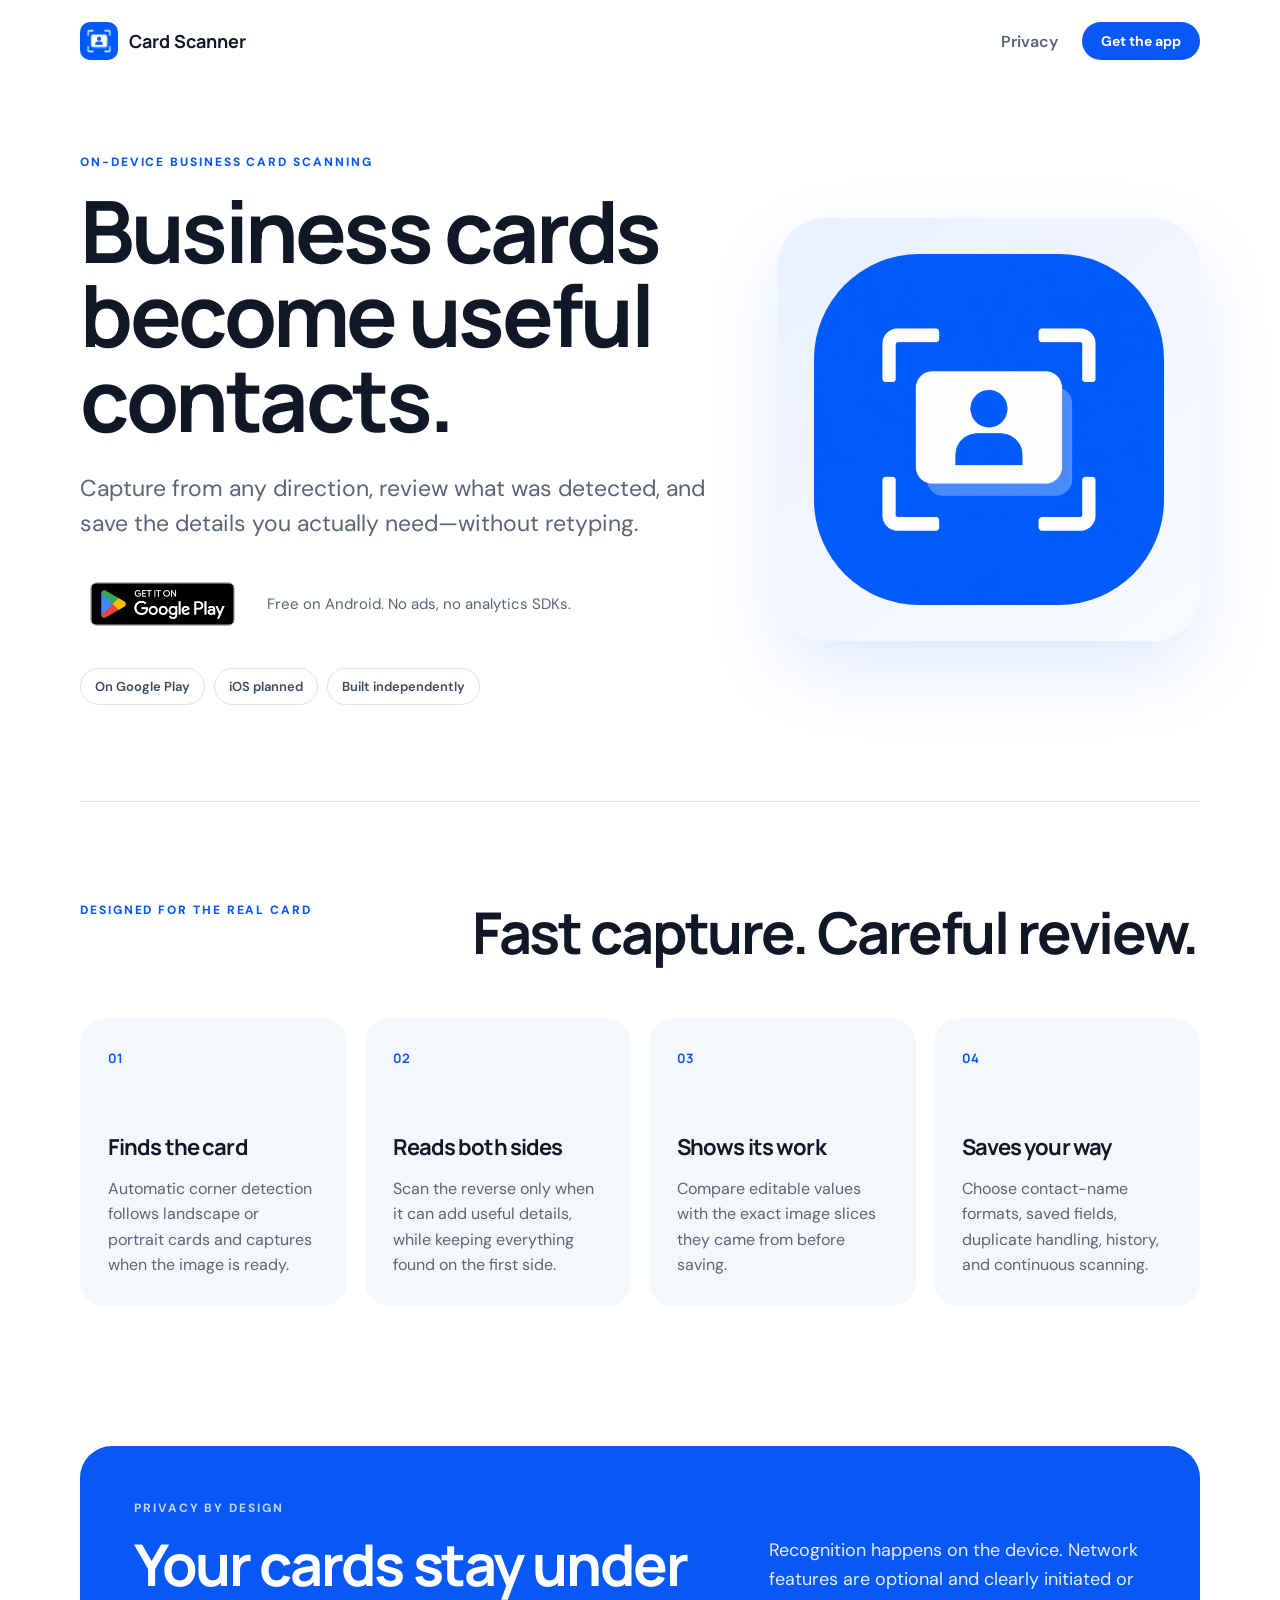
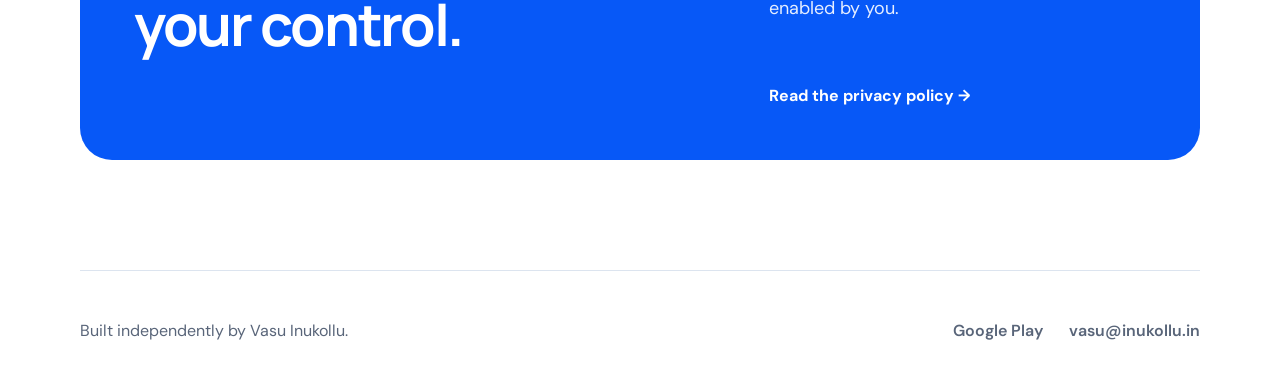
<file: index.html>
<!doctype html>
<html lang="en">
  <head>
    <meta charset="utf-8" />
    <meta name="viewport" content="width=device-width, initial-scale=1" />
    <title>Card Scanner — Business cards to useful contacts</title>
    <meta name="description" content="Scan business cards, review every detail, and save useful contacts without retyping." />
    <meta property="og:title" content="Card Scanner" />
    <meta property="og:description" content="Business cards to useful contacts, without the retyping." />
    <meta property="og:url" content="https://cardscanner.inukollu.in/" />
    <meta property="og:image" content="https://cardscanner.inukollu.in/assets/card-scanner-feature.png" />
    <meta name="theme-color" content="#0758f7" />
    <link rel="icon" href="assets/card-scanner-logo.png" />
    <link rel="stylesheet" href="styles.css" />
  </head>
  <body>
    <header class="nav shell">
      <a class="brand" href="./" aria-label="Card Scanner home">
        <img src="assets/card-scanner-logo.png" alt="" />
        <span>Card Scanner</span>
      </a>
      <nav class="nav-links">
        <a class="quiet-link" href="privacy/">Privacy</a>
        <a class="nav-cta" href="https://play.google.com/store/apps/details?id=in.inukollu.cardscanner">Get the app</a>
      </nav>
    </header>

    <main>
      <section class="hero shell">
        <div class="hero-copy">
          <p class="eyebrow">ON-DEVICE BUSINESS CARD SCANNING</p>
          <h1>Business cards become useful contacts.</h1>
          <p class="lede">Capture from any direction, review what was detected, and save the details you actually need—without retyping.</p>
          <div class="cta">
            <a class="store-badge" href="https://play.google.com/store/apps/details?id=in.inukollu.cardscanner">
              <img src="assets/google-play-badge.png" alt="Get it on Google Play" />
            </a>
            <p class="cta-note">Free on Android. No ads, no analytics SDKs.</p>
          </div>
          <div class="badges" aria-label="Availability">
            <span>On Google Play</span><span>iOS planned</span><span>Built independently</span>
          </div>
        </div>
        <div class="hero-mark" aria-hidden="true">
          <img src="assets/card-scanner-logo.png" alt="" />
        </div>
      </section>

      <section class="features shell" aria-labelledby="features-title">
        <div class="section-heading">
          <p class="eyebrow">DESIGNED FOR THE REAL CARD</p>
          <h2 id="features-title">Fast capture. Careful review.</h2>
        </div>
        <div class="feature-grid">
          <article><span>01</span><h3>Finds the card</h3><p>Automatic corner detection follows landscape or portrait cards and captures when the image is ready.</p></article>
          <article><span>02</span><h3>Reads both sides</h3><p>Scan the reverse only when it can add useful details, while keeping everything found on the first side.</p></article>
          <article><span>03</span><h3>Shows its work</h3><p>Compare editable values with the exact image slices they came from before saving.</p></article>
          <article><span>04</span><h3>Saves your way</h3><p>Choose contact-name formats, saved fields, duplicate handling, history, and continuous scanning.</p></article>
        </div>
      </section>

      <section class="privacy-callout shell">
        <div><p class="eyebrow">PRIVACY BY DESIGN</p><h2>Your cards stay under your control.</h2></div>
        <p>Recognition happens on the device. Network features are optional and clearly initiated or enabled by you.</p>
        <a href="privacy/">Read the privacy policy <span aria-hidden="true">→</span></a>
      </section>
    </main>

    <footer class="shell">
      <p>Built independently by Vasu Inukollu.</p>
      <div class="footer-links">
        <a href="https://play.google.com/store/apps/details?id=in.inukollu.cardscanner">Google Play</a>
        <a href="mailto:vasu@inukollu.in">vasu@inukollu.in</a>
      </div>
    </footer>
  </body>
</html>
</file>
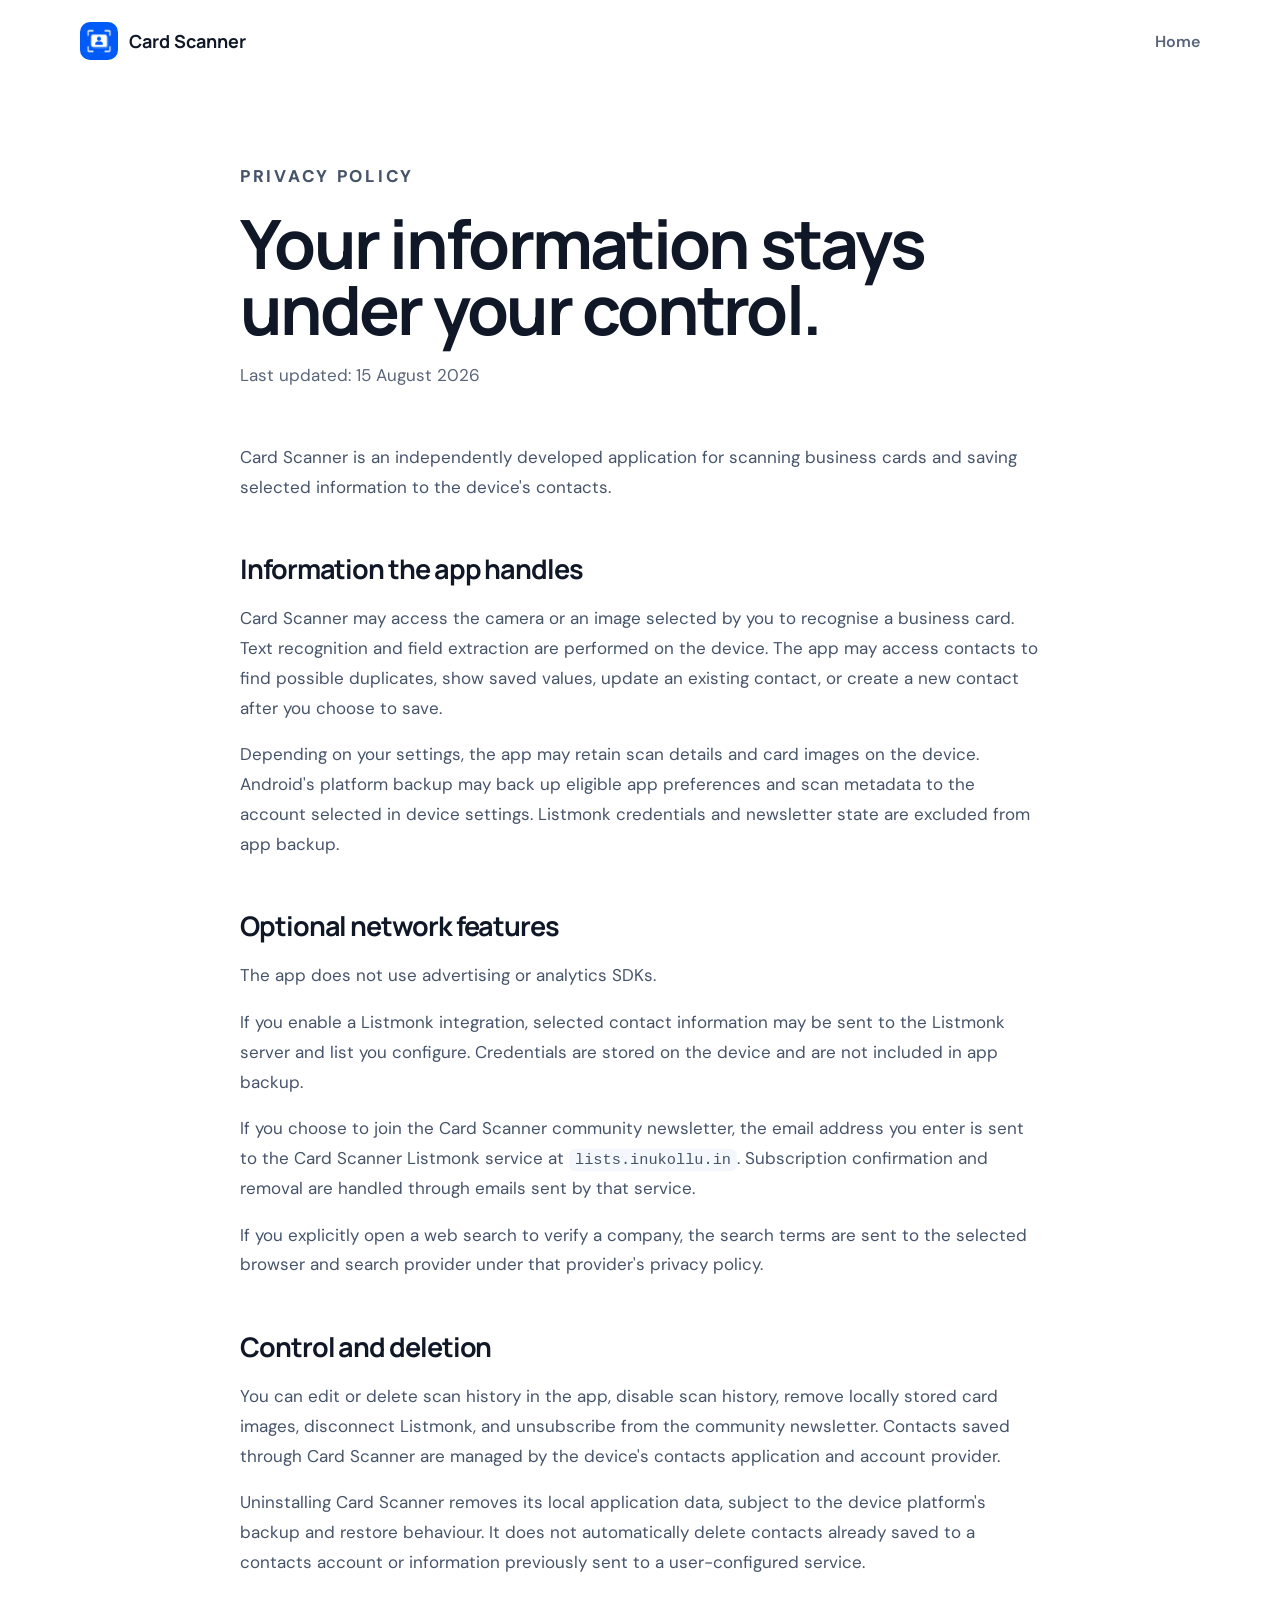
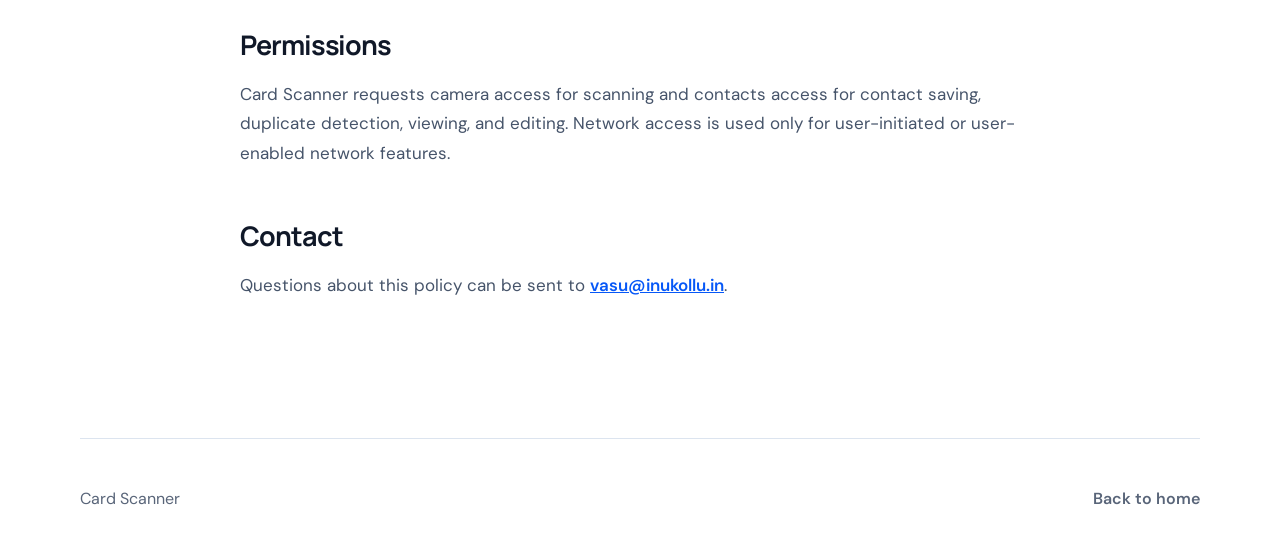
<file: privacy/index.html>
<!doctype html>
<html lang="en">
  <head>
    <meta charset="utf-8" />
    <meta name="viewport" content="width=device-width, initial-scale=1" />
    <title>Privacy Policy — Card Scanner</title>
    <meta name="description" content="Card Scanner privacy policy." />
    <meta name="theme-color" content="#0758f7" />
    <link rel="icon" href="../assets/card-scanner-logo.png" />
    <link rel="stylesheet" href="../styles.css" />
  </head>
  <body>
    <header class="nav shell">
      <a class="brand" href="../"><img src="../assets/card-scanner-logo.png" alt="" /><span>Card Scanner</span></a>
      <a class="quiet-link" href="../">Home</a>
    </header>
    <main class="policy shell">
      <p class="eyebrow">PRIVACY POLICY</p>
      <h1>Your information stays under your control.</h1>
      <p class="updated">Last updated: 15 August 2026</p>

      <p>Card Scanner is an independently developed application for scanning business cards and saving selected information to the device's contacts.</p>

      <h2>Information the app handles</h2>
      <p>Card Scanner may access the camera or an image selected by you to recognise a business card. Text recognition and field extraction are performed on the device. The app may access contacts to find possible duplicates, show saved values, update an existing contact, or create a new contact after you choose to save.</p>
      <p>Depending on your settings, the app may retain scan details and card images on the device. Android's platform backup may back up eligible app preferences and scan metadata to the account selected in device settings. Listmonk credentials and newsletter state are excluded from app backup.</p>

      <h2>Optional network features</h2>
      <p>The app does not use advertising or analytics SDKs.</p>
      <p>If you enable a Listmonk integration, selected contact information may be sent to the Listmonk server and list you configure. Credentials are stored on the device and are not included in app backup.</p>
      <p>If you choose to join the Card Scanner community newsletter, the email address you enter is sent to the Card Scanner Listmonk service at <code>lists.inukollu.in</code>. Subscription confirmation and removal are handled through emails sent by that service.</p>
      <p>If you explicitly open a web search to verify a company, the search terms are sent to the selected browser and search provider under that provider's privacy policy.</p>

      <h2>Control and deletion</h2>
      <p>You can edit or delete scan history in the app, disable scan history, remove locally stored card images, disconnect Listmonk, and unsubscribe from the community newsletter. Contacts saved through Card Scanner are managed by the device's contacts application and account provider.</p>
      <p>Uninstalling Card Scanner removes its local application data, subject to the device platform's backup and restore behaviour. It does not automatically delete contacts already saved to a contacts account or information previously sent to a user-configured service.</p>

      <h2>Permissions</h2>
      <p>Card Scanner requests camera access for scanning and contacts access for contact saving, duplicate detection, viewing, and editing. Network access is used only for user-initiated or user-enabled network features.</p>

      <h2>Contact</h2>
      <p>Questions about this policy can be sent to <a href="mailto:vasu@inukollu.in">vasu@inukollu.in</a>.</p>
    </main>
    <footer class="shell"><p>Card Scanner</p><a href="../">Back to home</a></footer>
  </body>
</html>
</file>
<file: styles.css>
@import url('https://fonts.googleapis.com/css2?family=DM+Sans:wght@400;500;600;700&family=Manrope:wght@600;700;800&display=swap');

:root { --blue:#0758f7; --ink:#101828; --muted:#596579; --line:#dce4ef; --soft:#f4f7fb; --white:#fff; }
* { box-sizing:border-box; }
html { scroll-behavior:smooth; }
body { margin:0; color:var(--ink); background:var(--white); font-family:'DM Sans',sans-serif; }
a { color:inherit; }
.shell { width:min(1120px,calc(100% - 40px)); margin-inline:auto; }
.nav { height:82px; display:flex; align-items:center; justify-content:space-between; }
.brand { display:flex; align-items:center; gap:11px; text-decoration:none; font:700 18px 'Manrope',sans-serif; }
.brand img { width:38px; height:38px; border-radius:10px; }
.quiet-link { color:var(--muted); font-weight:600; text-decoration:none; }
.nav-links { display:flex; align-items:center; gap:24px; }
.nav-cta { padding:10px 19px; border-radius:999px; background:var(--blue); color:var(--white); font-size:14px; font-weight:700; text-decoration:none; }
.hero { min-height:600px; display:grid; grid-template-columns:1.2fr .8fr; gap:64px; align-items:center; padding-block:72px 96px; }
.eyebrow { margin:0 0 18px; color:var(--blue); font-size:12px; font-weight:800; letter-spacing:.16em; }
h1,h2,h3 { margin:0; font-family:'Manrope',sans-serif; letter-spacing:-.04em; }
h1 { max-width:760px; font-size:clamp(48px,7.2vw,86px); line-height:.98; }
.lede { max-width:690px; margin:30px 0; color:var(--muted); font-size:clamp(19px,2vw,23px); line-height:1.55; }
.cta { display:flex; align-items:center; flex-wrap:wrap; gap:12px 22px; margin-bottom:32px; }
.store-badge { display:inline-block; }
.store-badge img { display:block; height:64px; width:auto; }
.cta-note { margin:0; color:var(--muted); font-size:15px; }
.badges { display:flex; flex-wrap:wrap; gap:9px; }
.badges span { padding:9px 14px; border:1px solid var(--line); border-radius:999px; color:#3d4a5e; font-size:13px; font-weight:600; }
.hero-mark { position:relative; padding:36px; border-radius:48px; background:linear-gradient(145deg,#e9f0ff,#f8faff); box-shadow:0 30px 80px rgba(7,88,247,.13); }
.hero-mark img { display:block; width:100%; border-radius:30%; }
.features { padding-block:100px; border-top:1px solid var(--line); }
.section-heading { display:grid; grid-template-columns:.7fr 1.3fr; margin-bottom:56px; }
.section-heading h2,.privacy-callout h2 { font-size:clamp(34px,4.5vw,58px); line-height:1.05; }
.feature-grid { display:grid; grid-template-columns:repeat(4,1fr); gap:18px; }
.feature-grid article { min-height:270px; padding:28px; background:var(--soft); border-radius:24px; }
.feature-grid span { color:var(--blue); font:700 13px 'Manrope',sans-serif; }
.feature-grid h3 { margin:64px 0 14px; font-size:22px; }
.feature-grid p { margin:0; color:var(--muted); line-height:1.6; }
.privacy-callout { margin-block:40px 110px; padding:54px; display:grid; grid-template-columns:1.2fr .8fr; gap:30px 70px; color:white; background:var(--blue); border-radius:32px; }
.privacy-callout .eyebrow { color:#bed3ff; }
.privacy-callout > p { margin:36px 0 0; color:#e6eeff; font-size:18px; line-height:1.6; }
.privacy-callout a { grid-column:2; width:max-content; font-weight:700; text-decoration:none; }
footer { min-height:120px; display:flex; align-items:center; justify-content:space-between; border-top:1px solid var(--line); color:var(--muted); }
footer a { font-weight:600; text-decoration:none; }
.footer-links { display:flex; flex-wrap:wrap; align-items:center; gap:10px 26px; }
.policy { max-width:800px; padding-block:80px 120px; }
.policy h1 { font-size:clamp(42px,6vw,68px); margin-bottom:18px; }
.policy .updated { margin-bottom:52px; color:var(--muted); }
.policy h2 { margin:48px 0 14px; font-size:27px; }
.policy p { color:#46546a; font-size:17px; line-height:1.75; }
.policy a { color:var(--blue); font-weight:600; }
.policy code { font-size:.9em; background:var(--soft); padding:2px 6px; border-radius:6px; }
@media (max-width:820px) { .hero { grid-template-columns:1fr; min-height:auto; padding-top:50px; } .hero-mark { max-width:380px; } .section-heading,.privacy-callout { grid-template-columns:1fr; } .feature-grid { grid-template-columns:repeat(2,1fr); } .privacy-callout a { grid-column:1; } }
@media (max-width:520px) { .shell { width:min(100% - 28px,1120px); } .nav { height:70px; } .nav-links { gap:16px; } .nav-cta { padding:9px 15px; font-size:13px; } .hero { padding-block:44px 72px; gap:44px; } h1 { font-size:46px; } .store-badge img { height:56px; } .feature-grid { grid-template-columns:1fr; } .features { padding-block:72px; } .privacy-callout { margin-bottom:72px; padding:32px 24px; border-radius:24px; } footer { align-items:flex-start; flex-direction:column; justify-content:center; gap:14px; padding-block:28px; } }
</file>
